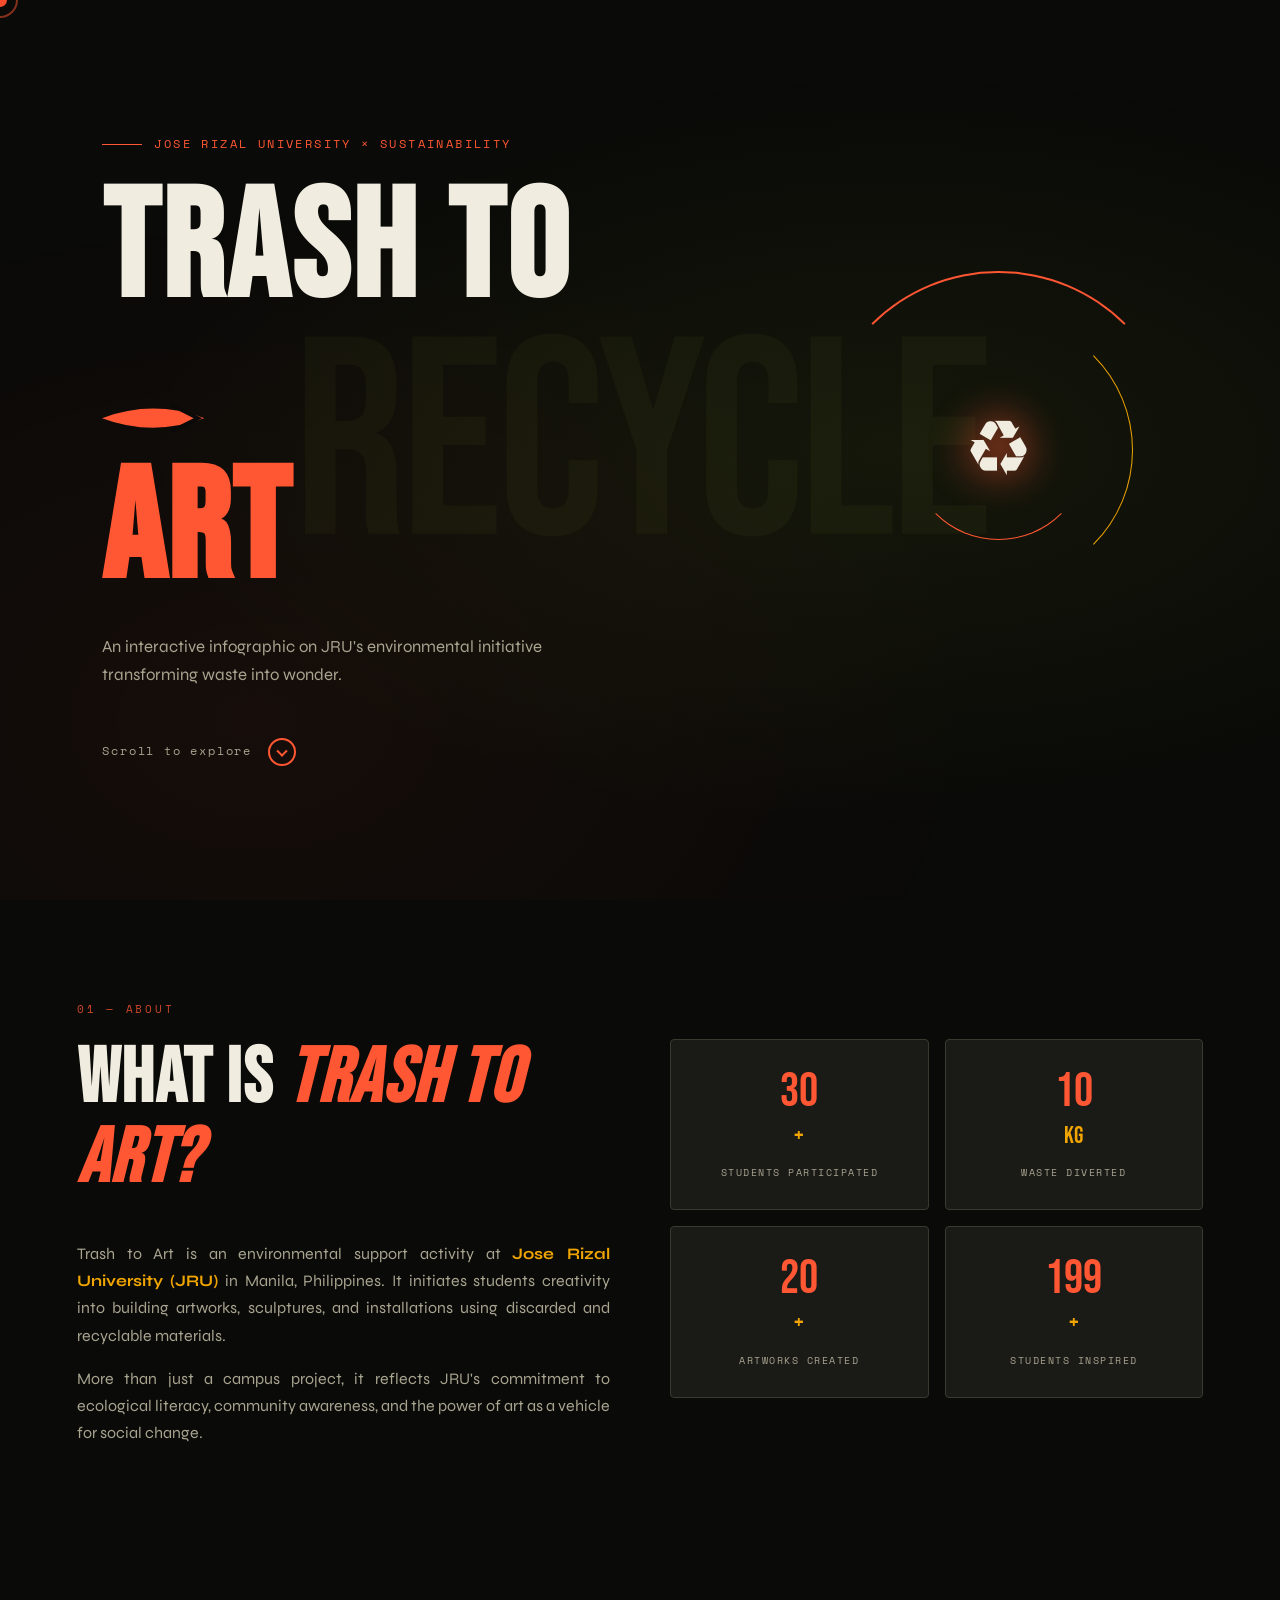
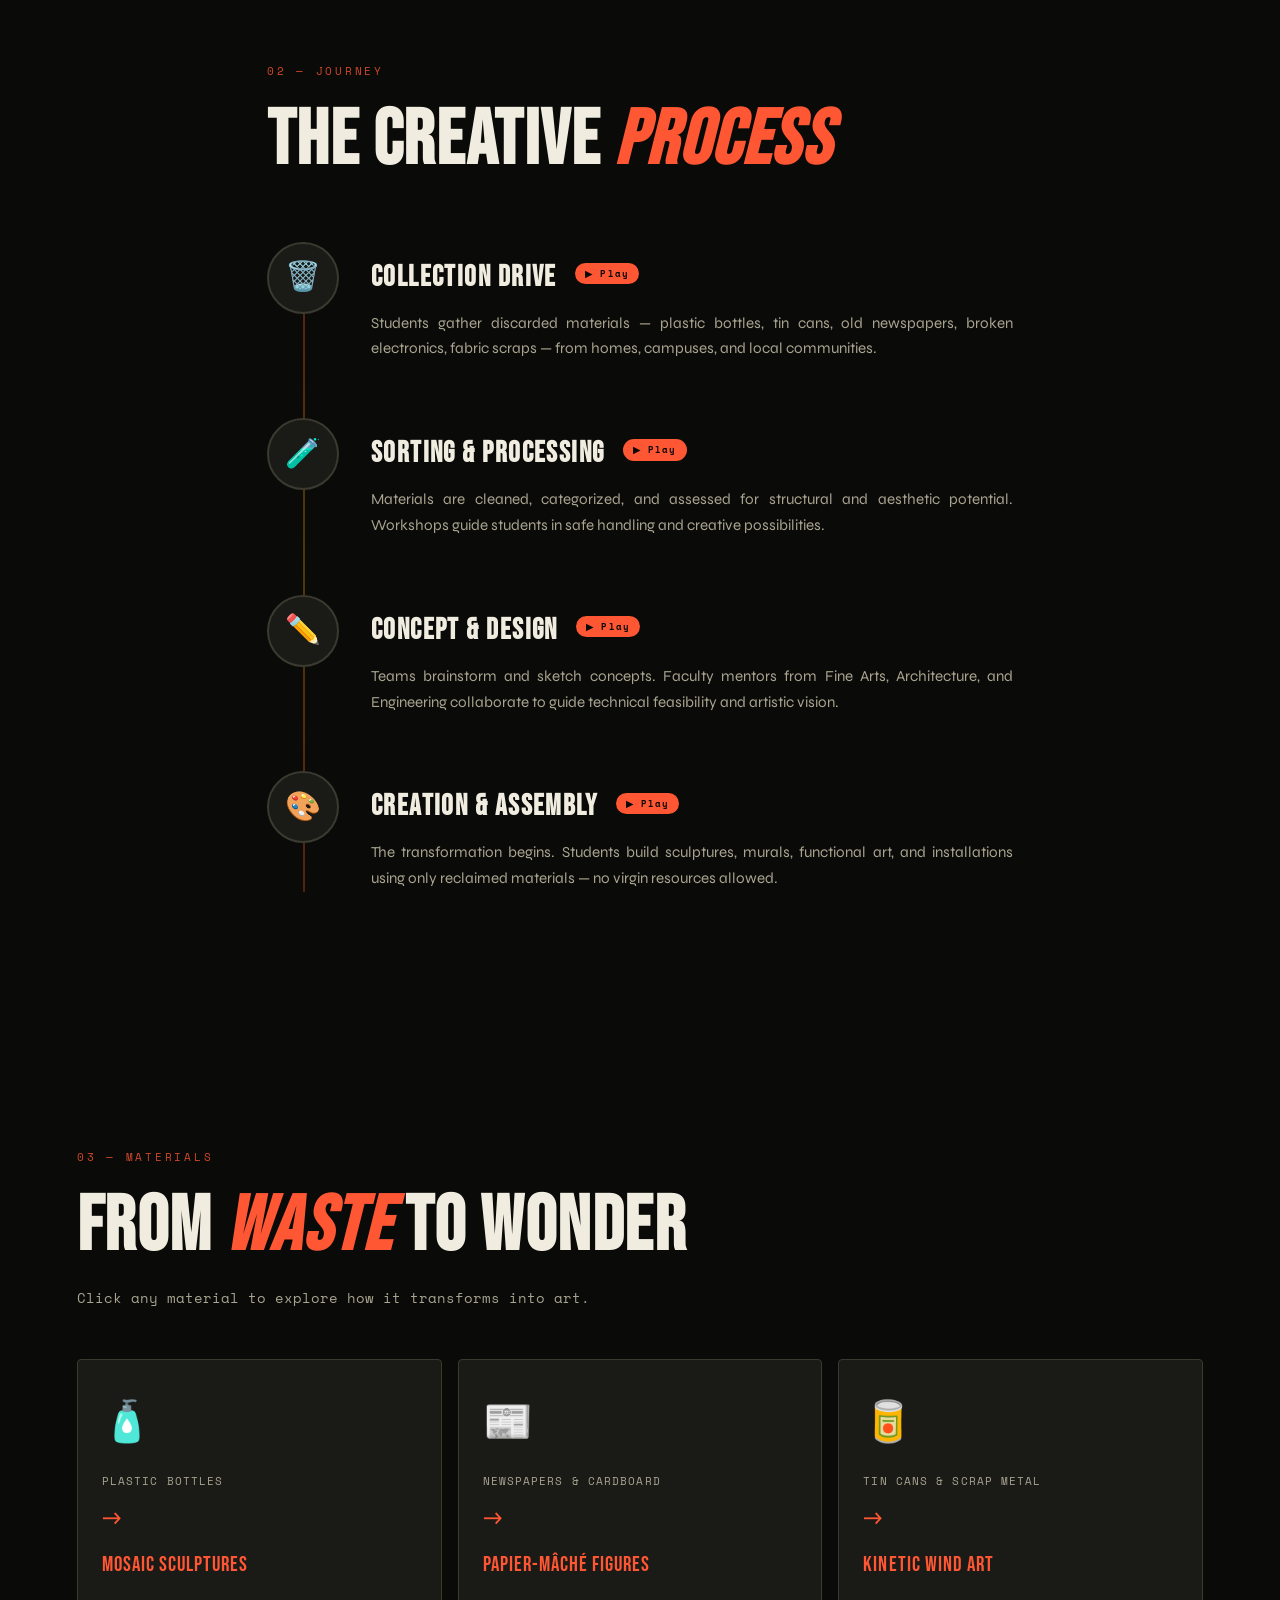
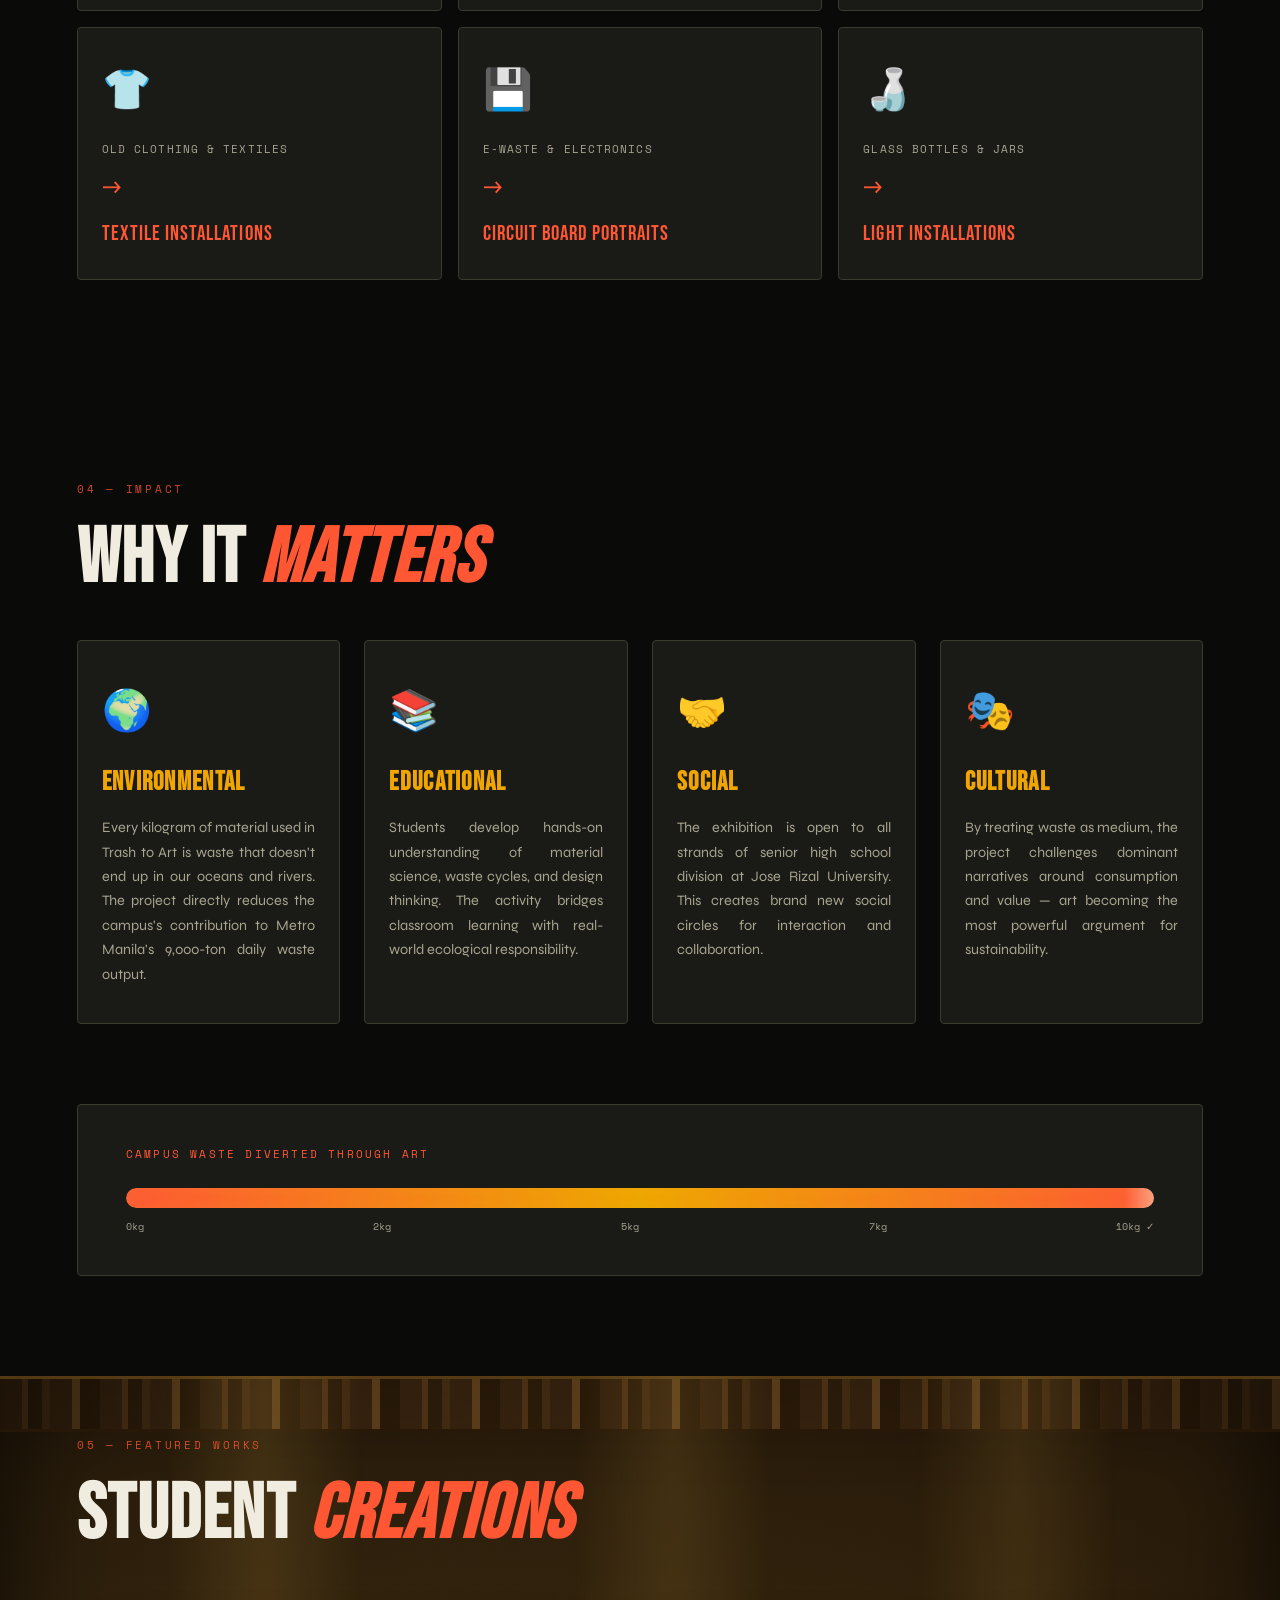
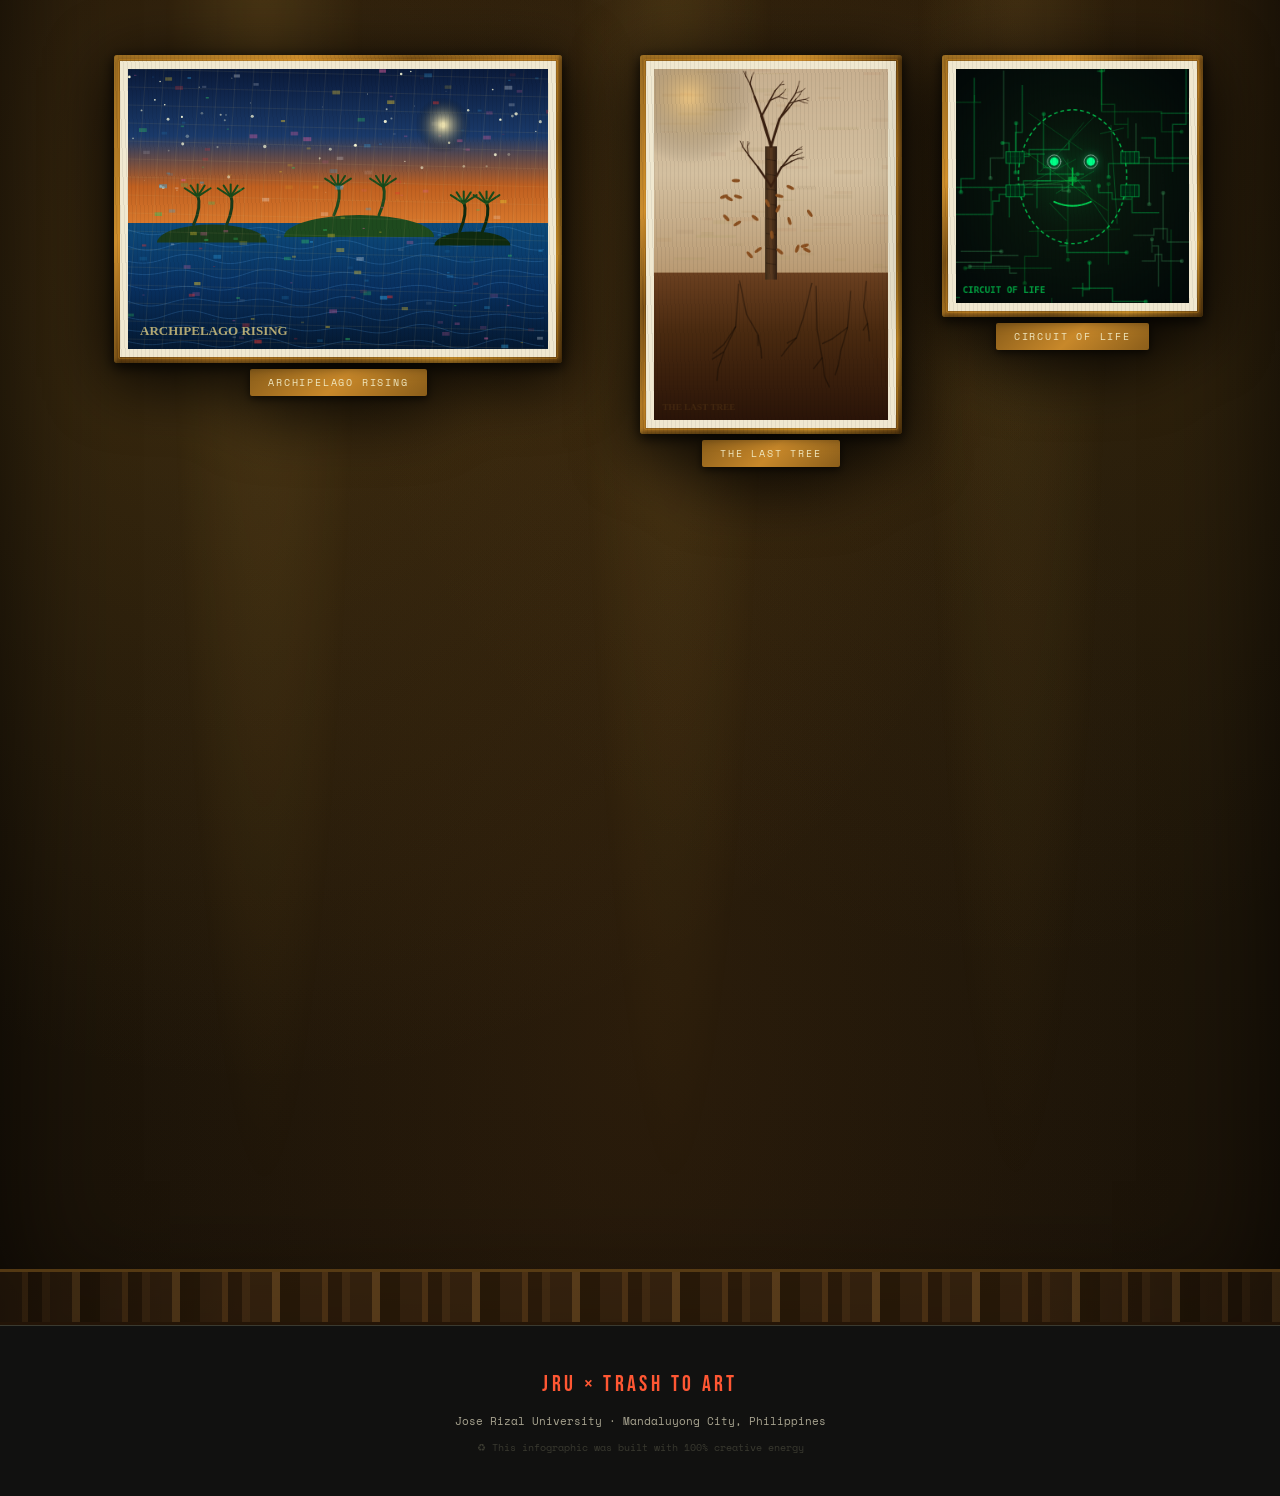
<file: EXHIBIT.html>
<!DOCTYPE html>
<html lang="en">
<head>
  <meta charset="UTF-8" />
  <meta name="viewport" content="width=device-width, initial-scale=1.0"/>
  <title>Trash to Art — JRU</title>
  <link rel="preconnect" href="https://fonts.googleapis.com">
  <link rel="preconnect" href="https://fonts.gstatic.com" crossorigin>
  <link href="https://fonts.googleapis.com/css2?family=Bebas+Neue&family=Space+Mono:ital,wght@0,400;0,700;1,400&family=Syne:wght@400;600;800&display=swap" rel="stylesheet">
  <link rel="stylesheet" href="exhibit.css" />
</head>
<body>

  <!-- Cursor -->
  <div class="cursor" id="cursor"></div>
  <div class="cursor-trail" id="cursorTrail"></div>

  <!-- Floating particles background -->
  <div class="particles" id="particles"></div>

  <!-- ===== HERO ===== -->
  <section class="hero" id="hero">
    <div class="hero-bg-text">RECYCLE</div>
    <div class="hero-content">
      <div class="tag-line">Jose Rizal University × Sustainability</div>
      <h1 class="hero-title">
        <span class="word" data-word="TRASH TO">TRASH TO</span>
        <span class="arrow-divider">
          <svg viewBox="0 0 80 30" fill="none">
            <path d="M0 15 Q40 0 80 15 Q40 30 0 15Z" fill="var(--accent)"/>
            <path d="M55 5 L75 15 L55 25" stroke="var(--bg)" stroke-width="3" fill="none" stroke-linecap="round"/>
          </svg>
        </span>
        <span class="word word-art" data-word="ART">ART</span>
      </h1>
      <p class="hero-sub">An interactive infographic on JRU's environmental initiative transforming waste into wonder.</p>
      <div class="hero-cta" id="heroCta">
        <span>Scroll to explore</span>
        <div class="scroll-arrow"></div>
      </div>
    </div>
    <div class="hero-visual" id="heroVisual">
      <div class="spinning-ring ring1"></div>
      <div class="spinning-ring ring2"></div>
      <div class="spinning-ring ring3"></div>
      <div class="center-icon">♻</div>
    </div>
  </section>

  <!-- ===== ABOUT ===== -->
  <section class="section about-section" id="about">
    <div class="section-label">01 — ABOUT</div>
    <div class="about-grid">
      <div class="about-text reveal">
        <h2 class="section-title">What is <em>Trash to Art?</em></h2>
        <p>Trash to Art is an environmental support activity at <strong>Jose Rizal University (JRU)</strong> in Manila, Philippines. It initiates students creativity into building artworks, sculptures, and installations using discarded and recyclable materials.</p>
        <p>More than just a campus project, it reflects JRU's commitment to ecological literacy, community awareness, and the power of art as a vehicle for social change.</p>
      </div>
      <div class="about-cards reveal">
        <div class="stat-card" data-count="30" data-suffix="+" data-label="Students Participated">
          <span class="stat-number">0</span>
          <span class="stat-suffix">+</span>
          <span class="stat-label">Students Participated</span>
        </div>
        <div class="stat-card" data-count="10" data-suffix="kg" data-label="Waste Diverted">
          <span class="stat-number">0</span>
          <span class="stat-suffix">kg</span>
          <span class="stat-label">Waste Diverted</span>
        </div>
        <div class="stat-card" data-count="20" data-suffix="+" data-label="Artworks Created">
          <span class="stat-number">0</span>
          <span class="stat-suffix">+</span>
          <span class="stat-label">Artworks Created</span>
        </div>
        <div class="stat-card" data-count="200" data-suffix="+" data-label="Departments Involved">
          <span class="stat-number">0</span>
          <span class="stat-suffix">+</span>
          <span class="stat-label">Students Inspired</span>
        </div>
      </div>
    </div>
  </section>

  <!-- ===== TIMELINE ===== -->
  <section class="section timeline-section" id="timeline">
    <div class="section-label">02 — JOURNEY</div>
    <h2 class="section-title reveal">The Creative <em>Process</em></h2>
    <div class="timeline" id="timeline">
      <div class="timeline-line"></div>
      <div class="timeline-item reveal game-trigger" data-step="1" data-modal="modal-toss">
        <div class="timeline-icon">🗑️</div>
        <div class="timeline-content">
          <h3>Collection Drive <span class="play-badge">▶ Play</span></h3>
          <p>Students gather discarded materials — plastic bottles, tin cans, old newspapers, broken electronics, fabric scraps — from homes, campuses, and local communities.</p>
        </div>
      </div>
      <div class="timeline-item reveal game-trigger" data-step="2" data-modal="modal-sort">
        <div class="timeline-icon">🧪</div>
        <div class="timeline-content">
          <h3>Sorting & Processing <span class="play-badge">▶ Play</span></h3>
          <p>Materials are cleaned, categorized, and assessed for structural and aesthetic potential. Workshops guide students in safe handling and creative possibilities.</p>
        </div>
      </div>
      <div class="timeline-item reveal game-trigger" data-step="3" data-modal="modal-draw">
        <div class="timeline-icon">✏️</div>
        <div class="timeline-content">
          <h3>Concept & Design <span class="play-badge">▶ Play</span></h3>
          <p>Teams brainstorm and sketch concepts. Faculty mentors from Fine Arts, Architecture, and Engineering collaborate to guide technical feasibility and artistic vision.</p>
        </div>
      </div>
      <div class="timeline-item reveal game-trigger" data-step="4" data-modal="modal-robot">
        <div class="timeline-icon">🎨</div>
        <div class="timeline-content">
          <h3>Creation & Assembly <span class="play-badge">▶ Play</span></h3>
          <p>The transformation begins. Students build sculptures, murals, functional art, and installations using only reclaimed materials — no virgin resources allowed.</p>
        </div>
      </div>
    </div>
  </section>

  <!-- ===== MATERIALS ===== -->
  <section class="section materials-section" id="materials">
    <div class="section-label">03 — MATERIALS</div>
    <h2 class="section-title reveal">From <em>Waste</em> to Wonder</h2>
    <p class="materials-intro reveal">Click any material to explore how it transforms into art.</p>
    <div class="materials-grid" id="materialsGrid">
      <div class="material-card" data-material="plastic">
        <div class="material-icon">🧴</div>
        <div class="material-before">Plastic Bottles</div>
        <div class="material-arrow">→</div>
        <div class="material-after">Mosaic Sculptures</div>
        <div class="material-detail">
          <p>Plastic bottles are cut, flattened, and layered to create shimmering mosaic panels that mimic stained glass. When lit from behind, they produce a kaleidoscopic glow.</p>
          <div class="material-bar"><div class="bar-fill" style="--w:85%"></div><span>85% of artworks use plastic</span></div>
        </div>
      </div>
      <div class="material-card" data-material="paper">
        <div class="material-icon">📰</div>
        <div class="material-before">Newspapers & Cardboard</div>
        <div class="material-arrow">→</div>
        <div class="material-after">Papier-Mâché Figures</div>
        <div class="material-detail">
          <p>Old newspapers are pulped and molded into life-size figurines representing communities affected by waste pollution, creating powerful human-scale statements.</p>
          <div class="material-bar"><div class="bar-fill" style="--w:70%"></div><span>70% of artworks use paper</span></div>
        </div>
      </div>
      <div class="material-card" data-material="metal">
        <div class="material-icon">🥫</div>
        <div class="material-before">Tin Cans & Scrap Metal</div>
        <div class="material-arrow">→</div>
        <div class="material-after">Kinetic Wind Art</div>
        <div class="material-detail">
          <p>Tin cans are shaped into spinning turbine blades and mounted on armatures. Wind-powered kinetic installations move in real time, symbolizing energy renewal.</p>
          <div class="material-bar"><div class="bar-fill" style="--w:55%"></div><span>55% of artworks use metal</span></div>
        </div>
      </div>
      <div class="material-card" data-material="fabric">
        <div class="material-icon">👕</div>
        <div class="material-before">Old Clothing & Textiles</div>
        <div class="material-arrow">→</div>
        <div class="material-after">Textile Installations</div>
        <div class="material-detail">
          <p>Discarded garments are woven into large-scale tapestries hung across campus corridors, each piece tagged with the story of its origin — a visual census of consumption.</p>
          <div class="material-bar"><div class="bar-fill" style="--w:40%"></div><span>40% of artworks use fabric</span></div>
        </div>
      </div>
      <div class="material-card" data-material="electronics">
        <div class="material-icon">💾</div>
        <div class="material-before">E-Waste & Electronics</div>
        <div class="material-arrow">→</div>
        <div class="material-after">Circuit Board Portraits</div>
        <div class="material-detail">
          <p>Circuit boards, wires, and broken screens become intricate portrait collages — faces of environmental activists assembled entirely from the technology they warned us about.</p>
          <div class="material-bar"><div class="bar-fill" style="--w:30%"></div><span>30% of artworks use e-waste</span></div>
        </div>
      </div>
      <div class="material-card" data-material="glass">
        <div class="material-icon">🍶</div>
        <div class="material-before">Glass Bottles & Jars</div>
        <div class="material-arrow">→</div>
        <div class="material-after">Light Installations</div>
        <div class="material-detail">
          <p>Colored glass bottles are arranged into chandelier-like hanging structures. Solar-powered LEDs inserted inside create ambient lighting displays for campus events.</p>
          <div class="material-bar"><div class="bar-fill" style="--w:25%"></div><span>25% of artworks use glass</span></div>
        </div>
      </div>
    </div>
  </section>

  <!-- ===== IMPACT ===== -->
  <section class="section impact-section" id="impact">
    <div class="section-label">04 — IMPACT</div>
    <h2 class="section-title reveal">Why It <em>Matters</em></h2>
    <div class="impact-columns">
      <div class="impact-pillar reveal" data-delay="0">
        <div class="pillar-icon">🌍</div>
        <h3>Environmental</h3>
        <p>Every kilogram of material used in Trash to Art is waste that doesn't end up in our oceans and rivers. The project directly reduces the campus's contribution to Metro Manila's 9,000-ton daily waste output.</p>
      </div>
      <div class="impact-pillar reveal" data-delay="1">
        <div class="pillar-icon">📚</div>
        <h3>Educational</h3>
        <p>Students develop hands-on understanding of material science, waste cycles, and design thinking. The activity bridges classroom learning with real-world ecological responsibility.</p>
      </div>
      <div class="impact-pillar reveal" data-delay="2">
        <div class="pillar-icon">🤝</div>
        <h3>Social</h3>
        <p>The exhibition is open to all strands of senior high school division at Jose Rizal University. This creates brand new social circles for interaction and collaboration.</p>
      </div>
      <div class="impact-pillar reveal" data-delay="3">
        <div class="pillar-icon">🎭</div>
        <h3>Cultural</h3>
        <p>By treating waste as medium, the project challenges dominant narratives around consumption and value — art becoming the most powerful argument for sustainability.</p>
      </div>
    </div>
    <!-- Animated waste-to-art meter -->
    <div class="impact-meter reveal">
      <div class="meter-label">Campus Waste Diverted Through Art</div>
      <div class="meter-track">
        <div class="meter-fill" id="meterFill"></div>
        <div class="meter-glow"></div>
      </div>
      <div class="meter-annotations">
        <span>0kg</span>
        <span>2kg</span>
        <span>5kg</span>
        <span>7kg</span>
        <span>10kg ✓</span>
      </div>
    </div>
  </section>

  <!-- ===== GALLERY TEASER ===== -->
  <section class="gallery-section-wrap" id="gallery">
    <div class="library-room">
      <!-- Library wall details -->
      <div class="lib-shelf lib-shelf-top"></div>
      <div class="lib-shelf lib-shelf-bottom"></div>
      <div class="lib-light lib-light-1"></div>
      <div class="lib-light lib-light-2"></div>
      <div class="lib-light lib-light-3"></div>
      <div class="section-label" style="position:relative;z-index:3;padding: 60px 6vw 0;">05 — FEATURED WORKS</div>
      <h2 class="section-title reveal" style="position:relative;z-index:3;padding: 0 6vw 40px;">Student <em>Creations</em></h2>

      <div class="frames-grid" id="framesGrid">

        <div class="frame-wrap reveal" data-delay="0">
          <div class="frame-mount">
            <div class="wood-frame">
              <canvas class="artwork-canvas" id="art1" width="420" height="280"></canvas>
            </div>
            <div class="frame-nameplate">Archipelago Rising</div>
          </div>
          <div class="artwork-info">
            <span class="aw-title">Archipelago Rising</span>
            <span class="aw-mat">Plastic bottles · Fishing nets</span>
            <span class="aw-desc">A shimmering mosaic of reclaimed PET bottles depicts the Philippine archipelago rising from plastic-choked seas — a call to protect what we stand on.</span>
          </div>
        </div>

        <div class="frame-wrap reveal" data-delay="1">
          <div class="frame-mount">
            <div class="wood-frame wood-frame-tall">
              <canvas class="artwork-canvas" id="art2" width="280" height="420"></canvas>
            </div>
            <div class="frame-nameplate">The Last Tree</div>
          </div>
          <div class="artwork-info">
            <span class="aw-title">The Last Tree</span>
            <span class="aw-mat">Cardboard · Wire · Paper pulp</span>
            <span class="aw-desc">Sculpted entirely from cardboard and wire, this lone tree stands in a wasteland of its own material — a quiet portrait of deforestation and resilience.</span>
          </div>
        </div>

        <div class="frame-wrap reveal" data-delay="2">
          <div class="frame-mount">
            <div class="wood-frame">
              <canvas class="artwork-canvas" id="art3" width="280" height="280"></canvas>
            </div>
            <div class="frame-nameplate">Circuit of Life</div>
          </div>
          <div class="artwork-info">
            <span class="aw-title">Circuit of Life</span>
            <span class="aw-mat">E-waste · Circuit boards</span>
            <span class="aw-desc">A human face emerges from layers of circuit boards and salvaged wires — the face of every person touched by electronic waste pollution.</span>
          </div>
        </div>

        <div class="frame-wrap reveal" data-delay="3">
          <div class="frame-mount">
            <div class="wood-frame">
              <canvas class="artwork-canvas" id="art4" width="280" height="280"></canvas>
            </div>
            <div class="frame-nameplate">Wind Harvest</div>
          </div>
          <div class="artwork-info">
            <span class="aw-title">Wind Harvest</span>
            <span class="aw-mat">Tin cans · Scrap metal</span>
            <span class="aw-desc">Tin-can turbines painted against a burning sky — kinetic sculpture frozen in time, symbolising the clean energy future we must build from today's waste.</span>
          </div>
        </div>

        <div class="frame-wrap frame-wrap-wide reveal" data-delay="4">
          <div class="frame-mount">
            <div class="wood-frame wood-frame-wide">
              <canvas class="artwork-canvas" id="art5" width="580" height="260"></canvas>
            </div>
            <div class="frame-nameplate">Woven Histories</div>
          </div>
          <div class="artwork-info">
            <span class="aw-title">Woven Histories</span>
            <span class="aw-mat">Old textiles · Denim · Cotton</span>
            <span class="aw-desc">Strips of discarded garments are woven into a sweeping tapestry — every thread a story, every colour a life, every stitch a choice to remember.</span>
          </div>
        </div>

      </div>
    </div>
  </section>
  <!-- Footer -->
  <footer class="site-footer">
    <div class="footer-content">
      <div class="footer-logo">JRU × TRASH TO ART</div>
      <div class="footer-note">Jose Rizal University · Mandaluyong City, Philippines</div>
      <div class="footer-recycled">♻ This infographic was built with 100% creative energy</div>
    </div>
  </footer>

  <!-- ===== GAME MODALS ===== -->

  <!-- GAME 1: Paper Toss -->
  <div class="game-modal" id="modal-toss">
    <div class="game-panel">
      <div class="game-panel-header">
        <div class="game-panel-title">🗑️ Paper Toss</div>
        <div class="game-panel-sub">Drag the paper ball and release to toss it into the trash can!</div>
        <button class="modal-close-btn" data-close="modal-toss">✕</button>
      </div>
      <div class="game-content" id="toss-content">
        <canvas id="tossCanvas" width="660" height="380"></canvas>
        <div class="game-hud">
          <div class="hud-item">Score <span class="hud-val" id="tossScore">0</span></div>
          <div class="hud-item">Throws <span class="hud-val" id="tossThrows">0</span></div>
          <div class="hud-item">Streak 🔥 <span class="hud-val" id="tossStreak">0</span></div>
          <button class="game-btn" id="tossReset">↺ New Game</button>
        </div>
      </div>
    </div>
  </div>

  <!-- GAME 2: Sorting -->
  <div class="game-modal" id="modal-sort">
    <div class="game-panel">
      <div class="game-panel-header">
        <div class="game-panel-title">♻️ Sorting Challenge</div>
        <div class="game-panel-sub">Sort each item into the correct bin — Recyclable or Trash!</div>
        <button class="modal-close-btn" data-close="modal-sort">✕</button>
      </div>
      <div class="game-content" id="sort-content">
        <div class="sort-progress-bar"><div class="sort-progress-fill" id="sortProgressFill"></div></div>
        <div class="sort-arena">
          <div class="sort-bin left-bin" id="sortLeftBin">
            <div class="bin-label">♻️<br>Recyclable</div>
          </div>
          <div class="sort-center" id="sortCenter">
            <div class="sort-item-card" id="sortItemCard">
              <div class="sort-item-emoji" id="sortItemEmoji"></div>
              <div class="sort-item-name" id="sortItemName"></div>
            </div>
            <div class="sort-feedback" id="sortFeedback"></div>
          </div>
          <div class="sort-bin right-bin" id="sortRightBin">
            <div class="bin-label">🗑️<br>Trash</div>
          </div>
        </div>
        <div class="sort-buttons">
          <button class="sort-btn recycle-btn" id="sortRecycleBtn">♻️ Recyclable</button>
          <button class="sort-btn trash-btn" id="sortTrashBtn">🗑️ Trash</button>
        </div>
        <div class="game-hud">
          <div class="hud-item">Score <span class="hud-val" id="sortScore">0</span></div>
          <div class="hud-item">Items <span class="hud-val" id="sortCount">0/12</span></div>
          <button class="game-btn" id="sortReset">↺ New Game</button>
        </div>
        <div class="sort-endscreen" id="sortEndscreen">
          <div class="end-title">Round Complete! 🎉</div>
          <div class="end-score" id="endScore"></div>
          <button class="game-btn" id="sortPlayAgain">Play Again</button>
        </div>
      </div>
    </div>
  </div>

  <!-- GAME 3: Drawing -->
  <div class="game-modal" id="modal-draw">
    <div class="game-panel game-panel-wide">
      <div class="game-panel-header">
        <div class="game-panel-title">✏️ Design Studio</div>
        <div class="game-panel-sub">Sketch your artwork concept on the canvas below!</div>
        <button class="modal-close-btn" data-close="modal-draw">✕</button>
      </div>
      <div class="game-content draw-content">
        <div class="draw-toolbar">
          <div class="tool-group">
            <span class="tool-label">Colors</span>
            <div class="color-palette" id="colorPalette">
              <div class="color-swatch active" style="background:#c8f03c" data-color="#c8f03c"></div>
              <div class="color-swatch" style="background:#f0a500" data-color="#f0a500"></div>
              <div class="color-swatch" style="background:#ff5733" data-color="#ff5733"></div>
              <div class="color-swatch" style="background:#4ecdc4" data-color="#4ecdc4"></div>
              <div class="color-swatch" style="background:#ffffff" data-color="#ffffff"></div>
              <div class="color-swatch" style="background:#ff94c8" data-color="#ff94c8"></div>
              <div class="color-swatch" style="background:#7b61ff" data-color="#7b61ff"></div>
              <div class="color-swatch" style="background:#00cfff" data-color="#00cfff"></div>
              <div class="color-swatch" style="background:#ff6b35" data-color="#ff6b35"></div>
              <div class="color-swatch" style="background:#a8e063" data-color="#a8e063"></div>
              <div class="color-swatch" style="background:#f7d794" data-color="#f7d794"></div>
              <div class="color-swatch" style="background:#778ca3" data-color="#778ca3"></div>
            </div>
          </div>
          <div class="tool-group">
            <span class="tool-label">Size</span>
            <div class="brush-sizes" id="brushSizes">
              <button class="brush-btn active" data-size="4">S</button>
              <button class="brush-btn" data-size="12">M</button>
              <button class="brush-btn" data-size="28">L</button>
            </div>
          </div>
          <div class="tool-group">
            <span class="tool-label">Tools</span>
            <div class="draw-tools">
              <button class="tool-btn active" id="penTool" title="Pen">✏️</button>
              <button class="tool-btn" id="eraserTool" title="Eraser">⬜</button>
              <button class="tool-btn" id="fillTool" title="Fill">🪣</button>
            </div>
          </div>
          <button class="game-btn danger-btn" id="clearCanvas">🗑️ Clear</button>
        </div>
        <canvas id="drawCanvas"></canvas>
      </div>
    </div>
  </div>

  <!-- GAME 4: Robot Builder -->
  <div class="game-modal" id="modal-robot">
    <div class="game-panel game-panel-wide">
      <div class="game-panel-header">
        <div class="game-panel-title">🤖 Robot Assembly</div>
        <div class="game-panel-sub">Pick recycled parts to build your robot, then bring it to life!</div>
        <button class="modal-close-btn" data-close="modal-robot">✕</button>
      </div>
      <div class="game-content robot-content">
        <div class="robot-parts-panel">
          <div class="parts-category" data-cat="head">
            <div class="cat-label">🔩 Head</div>
            <div class="parts-options">
              <button class="part-btn" data-cat="head" data-part="can" data-emoji="🥫">Tin Can</button>
              <button class="part-btn" data-cat="head" data-part="box" data-emoji="📦">Box Head</button>
              <button class="part-btn" data-cat="head" data-part="bottle" data-emoji="🍶">Bottle</button>
            </div>
          </div>
          <div class="parts-category" data-cat="body">
            <div class="cat-label">📦 Body</div>
            <div class="parts-options">
              <button class="part-btn" data-cat="body" data-part="crate" data-emoji="🧺">Plastic Crate</button>
              <button class="part-btn" data-cat="body" data-part="carton" data-emoji="🗃️">Big Carton</button>
              <button class="part-btn" data-cat="body" data-part="barrel" data-emoji="🛢️">Oil Drum</button>
            </div>
          </div>
          <div class="parts-category" data-cat="arms">
            <div class="cat-label">🦾 Arms</div>
            <div class="parts-options">
              <button class="part-btn" data-cat="arms" data-part="tubes" data-emoji="🧪">PVC Tubes</button>
              <button class="part-btn" data-cat="arms" data-part="wires" data-emoji="🔌">Wires</button>
              <button class="part-btn" data-cat="arms" data-part="bottles" data-emoji="🍾">Bottles</button>
            </div>
          </div>
          <div class="parts-category" data-cat="legs">
            <div class="cat-label">🦵 Legs</div>
            <div class="parts-options">
              <button class="part-btn" data-cat="legs" data-part="cans" data-emoji="🥤">Tin Cans</button>
              <button class="part-btn" data-cat="legs" data-part="pipes" data-emoji="🔧">Steel Pipes</button>
              <button class="part-btn" data-cat="legs" data-part="cardboard" data-emoji="📜">Cardboard Rolls</button>
            </div>
          </div>
          <button class="game-btn" id="robotReset">↺ Reset</button>
        </div>
        <div class="robot-display-panel">
          <canvas id="robotCanvas" width="320" height="420"></canvas>
          <div class="robot-emotions" id="robotEmotions">
            <button class="emo-btn" data-emotion="idle">😐 Idle</button>
            <button class="emo-btn" data-emotion="happy">😄 Happy</button>
            <button class="emo-btn" data-emotion="dance">🕺 Dance</button>
            <button class="emo-btn" data-emotion="sad">😢 Sad</button>
          </div>
          <div class="robot-speech" id="robotSpeech"></div>
        </div>
      </div>
    </div>
  </div>

  <script src="exhibit.js"></script>
</body>
</html>
</file>
<file: exhibit.css>
/* ===========================
   TRASH TO ART — JRU
   style.css
=========================== */

@import url('https://fonts.googleapis.com/css2?family=Bebas+Neue&family=Space+Mono:ital,wght@0,400;0,700;1,400&family=Syne:wght@400;600;800&display=swap');

/* ===== VARIABLES ===== */
:root {
  --bg: #0a0a08;
  --bg2: #111110;
  --bg3: #1a1a17;
  --fg: #f0ece0;
  --fg2: #a8a490;
  --accent: #c8f03c;
  --accent2: #f0a500;
  --accent3: #ff5733;
  --muted: #3a3a30;
  --font-display: 'Bebas Neue', sans-serif;
  --font-body: 'Syne', sans-serif;
  --font-mono: 'Space Mono', monospace;
  --radius: 4px;
  --transition: 0.4s cubic-bezier(0.25, 0.46, 0.45, 0.94);
}

/* ===== RESET & BASE ===== */
*, *::before, *::after { box-sizing: border-box; margin: 0; padding: 0; }

html {
  scroll-behavior: smooth;
  overflow-x: hidden;
}

body {
  background: var(--bg);
  color: var(--fg);
  font-family: var(--font-body);
  font-size: 16px;
  line-height: 1.7;
  cursor: none;
  overflow-x: hidden;
}

a { color: inherit; text-decoration: none; }
em { font-style: italic; color: var(--accent); }
strong { color: var(--accent2); font-weight: 700; }

/* ===== CURSOR ===== */
.cursor {
  position: fixed;
  width: 14px; height: 14px;
  background: var(--accent);
  border-radius: 50%;
  pointer-events: none;
  z-index: 9999;
  transform: translate(-50%, -50%);
  transition: width 0.2s, height 0.2s, background 0.2s;
  mix-blend-mode: difference;
}
.cursor-trail {
  position: fixed;
  width: 36px; height: 36px;
  border: 2px solid var(--accent);
  border-radius: 50%;
  pointer-events: none;
  z-index: 9998;
  transform: translate(-50%, -50%);
  transition: left 0.12s ease, top 0.12s ease, width 0.3s, height 0.3s;
  opacity: 0.5;
}
body:has(.material-card:hover) .cursor { width: 48px; height: 48px; background: var(--accent2); }

/* ===== PARTICLES ===== */
.particles {
  position: fixed;
  inset: 0;
  pointer-events: none;
  z-index: 0;
  overflow: hidden;
}
.particle {
  position: absolute;
  border-radius: 50%;
  opacity: 0;
  animation: floatUp var(--dur, 8s) var(--delay, 0s) infinite ease-in-out;
}
@keyframes floatUp {
  0%   { transform: translateY(100vh) rotate(0deg); opacity: 0; }
  10%  { opacity: 0.6; }
  90%  { opacity: 0.3; }
  100% { transform: translateY(-10vh) rotate(720deg); opacity: 0; }
}

/* ===== SECTION BASE ===== */
.section {
  position: relative;
  z-index: 1;
  padding: 100px 6vw;
  max-width: 1400px;
  margin: 0 auto;
}
.section-label {
  font-family: var(--font-mono);
  font-size: 11px;
  letter-spacing: 0.25em;
  color: var(--accent);
  text-transform: uppercase;
  margin-bottom: 20px;
  opacity: 0.8;
}
.section-title {
  font-family: var(--font-display);
  font-size: clamp(2.5rem, 6vw, 5rem);
  letter-spacing: 0.02em;
  line-height: 1.05;
  margin-bottom: 40px;
  color: var(--fg);
}

/* ===== REVEAL ANIMATION ===== */
.reveal {
  opacity: 0;
  transform: translateY(40px);
  transition: opacity 0.8s ease, transform 0.8s ease;
}
.reveal.visible {
  opacity: 1;
  transform: translateY(0);
}

/* ===== HERO ===== */
.hero {
  position: relative;
  min-height: 100vh;
  display: flex;
  align-items: center;
  justify-content: space-between;
  padding: 0 8vw;
  overflow: hidden;
  z-index: 1;
}
.hero::before {
  content: '';
  position: absolute;
  inset: 0;
  background: radial-gradient(ellipse at 70% 50%, rgba(200, 240, 60, 0.06) 0%, transparent 60%),
              radial-gradient(ellipse at 20% 80%, rgba(255, 87, 51, 0.05) 0%, transparent 50%);
  z-index: 0;
}
.hero-bg-text {
  position: absolute;
  font-family: var(--font-display);
  font-size: clamp(8rem, 22vw, 20rem);
  letter-spacing: -0.02em;
  color: rgba(200, 240, 60, 0.03);
  top: 50%;
  left: 50%;
  transform: translate(-50%, -50%);
  white-space: nowrap;
  pointer-events: none;
  z-index: 0;
  animation: bgTextPulse 6s ease-in-out infinite;
}
@keyframes bgTextPulse {
  0%, 100% { letter-spacing: -0.02em; opacity: 0.03; }
  50%       { letter-spacing: 0.05em; opacity: 0.06; }
}
.hero-content {
  position: relative;
  z-index: 2;
  max-width: 650px;
}
.tag-line {
  font-family: var(--font-mono);
  font-size: 12px;
  letter-spacing: 0.2em;
  color: var(--accent);
  text-transform: uppercase;
  margin-bottom: 24px;
  display: flex;
  align-items: center;
  gap: 12px;
}
.tag-line::before {
  content: '';
  width: 40px; height: 1px;
  background: var(--accent);
}
.hero-title {
  font-family: var(--font-display);
  font-size: clamp(4rem, 12vw, 10rem);
  letter-spacing: 0.02em;
  line-height: 0.95;
  display: flex;
  flex-direction: column;
  gap: 4px;
}
.word {
  display: inline-block;
  color: var(--fg);
  animation: wordIn 1s cubic-bezier(0.34, 1.56, 0.64, 1) both;
}
.word-art {
  color: var(--accent);
  -webkit-text-stroke: 2px var(--accent);
  animation-delay: 0.3s;
}
@keyframes wordIn {
  from { opacity: 0; transform: translateX(-60px) skewX(-10deg); }
  to   { opacity: 1; transform: none; }
}
.arrow-divider {
  width: clamp(60px, 8vw, 120px);
  height: auto;
  display: block;
  margin: -10px 0;
  animation: arrowIn 0.8s 0.2s ease both;
}
@keyframes arrowIn {
  from { opacity: 0; transform: scaleX(0); }
  to   { opacity: 1; transform: scaleX(1); }
}
.hero-sub {
  margin-top: 28px;
  font-size: 1.05rem;
  color: var(--fg2);
  max-width: 480px;
  animation: fadeUp 1s 0.6s ease both;
}
.hero-cta {
  margin-top: 48px;
  display: flex;
  align-items: center;
  gap: 16px;
  font-family: var(--font-mono);
  font-size: 12px;
  letter-spacing: 0.15em;
  color: var(--fg2);
  animation: fadeUp 1s 0.9s ease both;
}
.scroll-arrow {
  width: 28px; height: 28px;
  border: 2px solid var(--accent);
  border-radius: 50%;
  position: relative;
  animation: bounce 2s ease-in-out infinite;
}
.scroll-arrow::after {
  content: '';
  position: absolute;
  top: 50%; left: 50%;
  transform: translate(-50%, -60%) rotate(45deg);
  width: 8px; height: 8px;
  border-right: 2px solid var(--accent);
  border-bottom: 2px solid var(--accent);
}
@keyframes bounce {
  0%, 100% { transform: translateY(0); }
  50%       { transform: translateY(6px); }
}
@keyframes fadeUp {
  from { opacity: 0; transform: translateY(20px); }
  to   { opacity: 1; transform: none; }
}

/* Hero Visual */
.hero-visual {
  position: relative;
  z-index: 2;
  width: clamp(200px, 28vw, 380px);
  height: clamp(200px, 28vw, 380px);
  flex-shrink: 0;
  display: flex;
  align-items: center;
  justify-content: center;
  animation: fadeUp 1s 0.4s ease both;
}
.spinning-ring {
  position: absolute;
  border-radius: 50%;
  border-style: solid;
  border-color: transparent;
}
.ring1 {
  width: 100%; height: 100%;
  border-top-color: var(--accent);
  border-width: 2px;
  animation: spin 8s linear infinite;
}
.ring2 {
  width: 75%; height: 75%;
  border-right-color: var(--accent2);
  border-width: 1.5px;
  animation: spin 5s linear infinite reverse;
}
.ring3 {
  width: 50%; height: 50%;
  border-bottom-color: var(--accent3);
  border-width: 1px;
  animation: spin 3s linear infinite;
}
@keyframes spin {
  from { transform: rotate(0deg); }
  to   { transform: rotate(360deg); }
}
.center-icon {
  font-size: clamp(3rem, 6vw, 5rem);
  z-index: 2;
  animation: iconPulse 3s ease-in-out infinite;
  filter: drop-shadow(0 0 20px var(--accent));
}
@keyframes iconPulse {
  0%, 100% { transform: scale(1); filter: drop-shadow(0 0 20px var(--accent)); }
  50%       { transform: scale(1.1); filter: drop-shadow(0 0 40px var(--accent)); }
}

/* ===== ABOUT SECTION ===== */
.about-section { max-width: 1400px; }
.about-grid {
  display: grid;
  grid-template-columns: 1fr 1fr;
  gap: 60px;
  align-items: start;
}
.about-text p {
  color: var(--fg2);
  margin-bottom: 16px;
  font-size: 1rem;
  text-align: justify;
}
.about-cards {
  display: grid;
  grid-template-columns: 1fr 1fr;
  gap: 16px;
}
.stat-card {
  background: var(--bg3);
  border: 1px solid var(--muted);
  border-radius: var(--radius);
  padding: 28px 20px;
  text-align: center;
  transition: border-color var(--transition), transform var(--transition), box-shadow var(--transition);
  cursor: default;
  position: relative;
  overflow: hidden;
}
.stat-card::before {
  content: '';
  position: absolute;
  bottom: 0; left: 0;
  width: 100%; height: 3px;
  background: var(--accent);
  transform: scaleX(0);
  transform-origin: left;
  transition: transform 0.5s ease;
}
.stat-card:hover { 
  border-color: var(--accent);
  transform: translateY(-4px);
  box-shadow: 0 12px 40px rgba(200,240,60,0.1);
}
.stat-card:hover::before { transform: scaleX(1); }
.stat-number {
  font-family: var(--font-display);
  font-size: 3rem;
  color: var(--accent);
  display: block;
  line-height: 1;
}
.stat-suffix {
  font-family: var(--font-display);
  font-size: 1.5rem;
  color: var(--accent2);
}
.stat-label {
  display: block;
  font-family: var(--font-mono);
  font-size: 10px;
  letter-spacing: 0.15em;
  color: var(--fg2);
  text-transform: uppercase;
  margin-top: 8px;
}

/* ===== TIMELINE ===== */
.timeline-section { max-width: 900px; margin: 0 auto; }
.timeline {
  position: relative;
  margin-top: 60px;
}
.timeline-line {
  position: absolute;
  left: 36px;
  top: 0; bottom: 0;
  width: 2px;
  background: linear-gradient(to bottom, var(--accent), var(--accent2), var(--accent3));
  opacity: 0.3;
}
.timeline-item {
  display: flex;
  gap: 32px;
  margin-bottom: 56px;
  position: relative;
  transition-delay: calc(var(--step, 1) * 0.1s);
}
.timeline-icon {
  width: 72px; height: 72px;
  min-width: 72px;
  background: var(--bg3);
  border: 2px solid var(--muted);
  border-radius: 50%;
  display: flex;
  align-items: center;
  justify-content: center;
  font-size: 1.8rem;
  z-index: 1;
  transition: border-color var(--transition), box-shadow var(--transition);
}
.timeline-item:hover .timeline-icon {
  border-color: var(--accent);
  box-shadow: 0 0 24px rgba(200,240,60,0.3);
}
.timeline-content {
  padding-top: 12px;
}
.timeline-content h3 {
  font-family: var(--font-display);
  font-size: 1.8rem;
  letter-spacing: 0.05em;
  color: var(--fg);
  margin-bottom: 8px;
}
.timeline-content p {
  color: var(--fg2);
  font-size: 0.95rem;
  text-align: justify;
}

/* ===== MATERIALS ===== */
.materials-section { max-width: 1400px; }
.materials-intro {
  color: var(--fg2);
  font-family: var(--font-mono);
  font-size: 0.85rem;
  margin-bottom: 48px;
  margin-top: -20px;
}
.materials-grid {
  display: grid;
  grid-template-columns: repeat(3, 1fr);
  gap: 16px;
}
.material-card {
  background: var(--bg3);
  border: 1px solid var(--muted);
  border-radius: var(--radius);
  padding: 28px 24px;
  cursor: pointer;
  transition: all var(--transition);
  position: relative;
  overflow: hidden;
}
.material-card::after {
  content: '';
  position: absolute;
  inset: 0;
  background: linear-gradient(135deg, rgba(200,240,60,0.05), transparent);
  opacity: 0;
  transition: opacity var(--transition);
}
.material-card:hover, .material-card.active {
  border-color: var(--accent);
  transform: translateY(-6px);
  box-shadow: 0 20px 60px rgba(200,240,60,0.1);
}
.material-card:hover::after, .material-card.active::after { opacity: 1; }
.material-icon {
  font-size: 2.5rem;
  margin-bottom: 16px;
  display: block;
  transition: transform 0.3s ease;
}
.material-card:hover .material-icon { transform: scale(1.2) rotate(-5deg); }
.material-before {
  font-family: var(--font-mono);
  font-size: 11px;
  letter-spacing: 0.1em;
  color: var(--fg2);
  text-transform: uppercase;
  margin-bottom: 6px;
}
.material-arrow {
  font-size: 1.5rem;
  color: var(--accent);
  margin: 8px 0;
  transition: transform 0.3s ease;
}
.material-card:hover .material-arrow { transform: translateX(8px); }
.material-after {
  font-family: var(--font-display);
  font-size: 1.3rem;
  letter-spacing: 0.05em;
  color: var(--accent);
  margin-bottom: 0;
}
.material-detail {
  max-height: 0;
  overflow: hidden;
  transition: max-height 0.6s ease, opacity 0.4s ease, margin-top 0.3s;
  opacity: 0;
  margin-top: 0;
}
.material-card.active .material-detail {
  max-height: 200px;
  opacity: 1;
  margin-top: 16px;
}
.material-detail p {
  font-size: 0.9rem;
  color: var(--fg2);
  margin-bottom: 14px;
  border-top: 1px solid var(--muted);
  padding-top: 14px;
  text-align: justify;
}
.material-bar {
  display: flex;
  flex-direction: column;
  gap: 6px;
}
.material-bar span {
  font-family: var(--font-mono);
  font-size: 10px;
  color: var(--fg2);
}
.bar-fill {
  height: 4px;
  background: var(--accent);
  border-radius: 2px;
  width: 0;
  transition: width 1s ease;
}
.material-card.active .bar-fill { width: var(--w, 0%); }

/* ===== IMPACT ===== */
.impact-section { max-width: 1400px; }
.impact-columns {
  display: grid;
  grid-template-columns: repeat(4, 1fr);
  gap: 24px;
  margin-bottom: 80px;
}
.impact-pillar {
  background: var(--bg3);
  border: 1px solid var(--muted);
  border-radius: var(--radius);
  padding: 36px 24px;
  transition: all var(--transition);
}
.impact-pillar:hover {
  border-color: var(--accent2);
  transform: translateY(-6px);
  box-shadow: 0 16px 40px rgba(240,165,0,0.1);
}
.pillar-icon {
  font-size: 2.5rem;
  margin-bottom: 16px;
  display: block;
}
.impact-pillar h3 {
  font-family: var(--font-display);
  font-size: 1.6rem;
  letter-spacing: 0.05em;
  margin-bottom: 12px;
  color: var(--accent2);
}
.impact-pillar p {
  font-size: 0.9rem;
  color: var(--fg2);
  line-height: 1.7;
  text-align: justify;
}
/* Impact Meter */
.impact-meter {
  background: var(--bg3);
  border: 1px solid var(--muted);
  border-radius: var(--radius);
  padding: 40px 48px;
  transition-delay: 0.4s;
}
.meter-label {
  font-family: var(--font-mono);
  font-size: 11px;
  letter-spacing: 0.2em;
  text-transform: uppercase;
  color: var(--accent);
  margin-bottom: 24px;
}
.meter-track {
  height: 20px;
  background: var(--muted);
  border-radius: 10px;
  position: relative;
  overflow: hidden;
}
.meter-fill {
  height: 100%;
  width: 0;
  background: linear-gradient(90deg, var(--accent3), var(--accent2), var(--accent));
  border-radius: 10px;
  transition: width 2s cubic-bezier(0.25, 0.46, 0.45, 0.94);
  position: relative;
}
.meter-fill::after {
  content: '';
  position: absolute;
  top: 0; right: 0;
  width: 30px; height: 100%;
  background: linear-gradient(90deg, transparent, rgba(255,255,255,0.4));
  animation: shimmer 1.5s ease-in-out infinite;
}
@keyframes shimmer {
  0% { opacity: 0; }
  50% { opacity: 1; }
  100% { opacity: 0; }
}
.meter-glow {
  position: absolute;
  inset: 0;
  border-radius: 10px;
  box-shadow: inset 0 0 20px rgba(200,240,60,0.1);
}
.meter-annotations {
  display: flex;
  justify-content: space-between;
  margin-top: 10px;
  font-family: var(--font-mono);
  font-size: 10px;
  color: var(--fg2);
}

/* ===== GALLERY — LIBRARY ROOM ===== */
.gallery-section-wrap {
  position: relative;
  width: 100%;
  overflow: hidden;
}

/* Library room background */
.library-room {
  position: relative;
  width: 100%;
  padding-bottom: 80px;
  background:
    /* ambient light */
    radial-gradient(ellipse at 20% 30%, rgba(180,120,40,0.18) 0%, transparent 55%),
    radial-gradient(ellipse at 80% 20%, rgba(160,100,30,0.14) 0%, transparent 50%),
    radial-gradient(ellipse at 50% 80%, rgba(100,60,20,0.2) 0%, transparent 60%),
    /* wall colour */
    linear-gradient(180deg, #1a1208 0%, #221a0a 40%, #1a1208 100%);
  box-shadow: inset 0 0 120px rgba(0,0,0,0.7);
}

/* Bookshelf decorative strips */
.lib-shelf {
  position: absolute;
  left: 0; right: 0;
  height: 56px;
  background:
    repeating-linear-gradient(
      90deg,
      #3a2510 0px, #3a2510 22px,
      #5a3a18 22px, #5a3a18 28px,
      #2e1c0a 28px, #2e1c0a 42px,
      #4a3015 42px, #4a3015 50px,
      #3a2510 50px, #3a2510 72px,
      #6a4820 72px, #6a4820 80px,
      #2a1a08 80px, #2a1a08 100px
    );
  border-top: 3px solid #6a4818;
  border-bottom: 3px solid #2a1808;
  z-index: 1;
  opacity: 0.75;
}
.lib-shelf::after {
  content: '';
  position: absolute;
  inset: 0;
  background: linear-gradient(90deg, rgba(0,0,0,0.4) 0%, transparent 20%, transparent 80%, rgba(0,0,0,0.4) 100%);
}
.lib-shelf-top    { top: 0; }
.lib-shelf-bottom { bottom: 0; }

/* Overhead spotlights */
.lib-light {
  position: absolute;
  top: 0;
  width: 220px;
  height: 100%;
  pointer-events: none;
  z-index: 1;
  opacity: 0.55;
}
.lib-light-1 { left: 12%;  background: radial-gradient(ellipse at 50% 0%, rgba(255,200,80,0.22) 0%, transparent 65%); }
.lib-light-2 { left: 44%;  background: radial-gradient(ellipse at 50% 0%, rgba(255,200,80,0.2)  0%, transparent 65%); }
.lib-light-3 { right: 12%; background: radial-gradient(ellipse at 50% 0%, rgba(255,200,80,0.18) 0%, transparent 65%); }

/* Frames grid */
.frames-grid {
  position: relative;
  z-index: 2;
  display: grid;
  grid-template-columns: 2fr 1fr 1fr;
  grid-template-rows: auto auto;
  gap: 48px 40px;
  padding: 20px 6vw 60px;
  align-items: start;
}

.frame-wrap { position: relative; display: flex; flex-direction: column; align-items: center; gap: 14px; cursor: pointer; }
.frame-wrap-wide { grid-column: span 2; }

/* Frame mount (mat board) */
.frame-mount {
  position: relative;
  display: flex;
  flex-direction: column;
  align-items: center;
  transition: transform 0.5s cubic-bezier(0.25,0.46,0.45,0.94),
              filter 0.5s ease;
  filter: drop-shadow(0 12px 32px rgba(0,0,0,0.7)) drop-shadow(0 2px 6px rgba(0,0,0,0.5));
}
.frame-wrap:hover .frame-mount {
  transform: translateY(-10px) scale(1.03);
  filter: drop-shadow(0 28px 48px rgba(0,0,0,0.8)) drop-shadow(0 0 30px rgba(200,160,60,0.35));
}

/* Wooden picture frame */
.wood-frame {
  padding: 14px;
  background:
    linear-gradient(135deg, #8B5E1A 0%, #C8882A 25%, #6B4410 40%, #A87020 55%, #8B5E1A 70%, #C08828 85%, #6B4410 100%);
  border-radius: 3px;
  position: relative;
  box-shadow:
    inset 2px 2px 4px rgba(255,200,80,0.25),
    inset -2px -2px 4px rgba(0,0,0,0.5),
    0 4px 12px rgba(0,0,0,0.5);
}
.wood-frame::before {
  content: '';
  position: absolute;
  inset: 4px;
  border: 1px solid rgba(255,180,40,0.2);
  border-radius: 2px;
  pointer-events: none;
}
.wood-frame::after {
  content: '';
  position: absolute;
  inset: 0;
  background: repeating-linear-gradient(
    88deg,
    transparent 0px, transparent 3px,
    rgba(0,0,0,0.06) 3px, rgba(0,0,0,0.06) 4px
  );
  border-radius: 3px;
  pointer-events: none;
}

/* Inner mat (cream border around canvas) */
.wood-frame canvas {
  display: block;
  outline: 8px solid #f0e8d0;
  outline-offset: 0;
  box-shadow: inset 0 0 10px rgba(0,0,0,0.2);
}

/* Canvas sizing */
.artwork-canvas { max-width: 100%; height: auto; }

/* Nameplate */
.frame-nameplate {
  background: linear-gradient(135deg, #8B5E1A, #C8882A, #8B5E1A);
  color: #f0e8c0;
  font-family: var(--font-mono);
  font-size: 10px;
  letter-spacing: 0.18em;
  text-transform: uppercase;
  padding: 5px 18px;
  border-radius: 2px;
  margin-top: 6px;
  box-shadow: 0 2px 6px rgba(0,0,0,0.4);
}

/* Hover info card */
.artwork-info {
  display: flex;
  flex-direction: column;
  gap: 5px;
  padding: 14px 16px;
  background: rgba(10,8,4,0.85);
  border: 1px solid rgba(200,160,60,0.3);
  border-radius: 4px;
  backdrop-filter: blur(8px);
  max-width: 100%;
  opacity: 0;
  transform: translateY(10px);
  transition: opacity 0.4s ease, transform 0.4s ease;
  pointer-events: none;
}
.frame-wrap:hover .artwork-info {
  opacity: 1;
  transform: translateY(0);
}
.aw-title {
  font-family: var(--font-display);
  font-size: 1.1rem;
  letter-spacing: 0.06em;
  color: #c8a840;
}
.aw-mat {
  font-family: var(--font-mono);
  font-size: 9px;
  letter-spacing: 0.12em;
  color: var(--accent);
  text-transform: uppercase;
}
.aw-desc {
  font-family: var(--font-body);
  font-size: 0.8rem;
  color: var(--fg2);
  line-height: 1.6;
  margin-top: 4px;
}

/* ===== FOOTER ===== */
.site-footer {
  background: var(--bg2);
  border-top: 1px solid var(--muted);
  padding: 40px 8vw;
  text-align: center;
}
.footer-logo {
  font-family: var(--font-display);
  font-size: 1.4rem;
  letter-spacing: 0.15em;
  color: var(--accent);
  margin-bottom: 8px;
}
.footer-note {
  font-family: var(--font-mono);
  font-size: 11px;
  color: var(--fg2);
  margin-bottom: 8px;
}
.footer-recycled {
  font-family: var(--font-mono);
  font-size: 10px;
  color: var(--muted);
}

/* ===== SCROLLBAR ===== */
::-webkit-scrollbar { width: 4px; }
::-webkit-scrollbar-track { background: var(--bg); }
::-webkit-scrollbar-thumb { background: var(--accent); border-radius: 2px; }

/* ===== RESPONSIVE — TABLET ===== */
@media (max-width: 900px) {
  .hero { flex-direction: column; justify-content: center; text-align: center; padding: 120px 6vw 60px; }
  .hero-visual { width: 200px; height: 200px; margin-top: 40px; }
  .tag-line { justify-content: center; }
  .hero-cta { justify-content: center; }
  .about-grid { grid-template-columns: 1fr; }
  .about-cards { grid-template-columns: repeat(2, 1fr); }
  .materials-grid { grid-template-columns: repeat(2, 1fr); }
  .impact-columns { grid-template-columns: repeat(2, 1fr); }
  .frames-grid {
    grid-template-columns: 1fr 1fr;
    gap: 32px 24px;
  }
  .frame-wrap-wide { grid-column: span 2; }
}
  .gallery-grid { grid-template-columns: 1fr 1fr; grid-template-rows: auto; }
  .gi-large, .gi-tall, .gi-wide { grid-column: span 1; grid-row: span 1; }
  .gallery-item { height: 200px; }
  .gallery-overlay { opacity: 1; transform: none; }

/* ===== RESPONSIVE — PHONE ===== */
@media (max-width: 480px) {

  /* Hide custom cursor on touch */
  .cursor, .cursor-trail { display: none; }
  body { cursor: default; }

  /* Base */
  .section { padding: 56px 5vw; }
  .section-title { font-size: clamp(2rem, 10vw, 3.2rem); }

  /* Hero */
  .hero {
    flex-direction: column;
    justify-content: center;
    text-align: center;
    padding: 100px 5vw 60px;
    min-height: 100svh;
  }
  .hero-bg-text { font-size: 42vw; }
  .hero-title { font-size: clamp(3.2rem, 18vw, 5rem); align-items: center; }
  .arrow-divider { width: 48px; }
  .hero-sub { font-size: 0.92rem; margin-top: 20px; }
  .tag-line { justify-content: center; font-size: 10px; }
  .hero-cta { justify-content: center; margin-top: 32px; }
  .hero-visual { width: 160px; height: 160px; margin-top: 36px; }

  /* About */
  .about-grid { grid-template-columns: 1fr; gap: 36px; }
  .about-cards { grid-template-columns: 1fr 1fr; gap: 12px; }
  .stat-card { padding: 20px 14px; }
  .stat-number { font-size: 2.4rem; }

  /* Timeline */
  .timeline-section { max-width: 100%; }
  .timeline-line { left: 28px; }
  .timeline-item { gap: 16px; margin-bottom: 40px; }
  .timeline-icon { width: 56px; height: 56px; min-width: 56px; font-size: 1.4rem; }
  .timeline-content h3 { font-size: 1.3rem; }
  .timeline-content p { font-size: 0.88rem; }
  .play-badge { display: block; width: fit-content; margin: 6px 0 0 0; }

  /* Materials */
  .materials-grid { grid-template-columns: 1fr; gap: 12px; }
  .material-card { padding: 20px 18px; }

  /* Impact */
  .impact-columns { grid-template-columns: 1fr; gap: 14px; }
  .impact-pillar { padding: 24px 18px; }
  .impact-meter { padding: 24px 20px; }

  /* Gallery / library room */
  .frames-grid {
    grid-template-columns: 1fr;
    gap: 36px;
    padding: 10px 5vw 40px;
  }
  .frame-wrap-wide { grid-column: span 1; }
  .wood-frame-wide canvas { width: 100% !important; height: auto !important; }
  .wood-frame-tall canvas { width: 100% !important; height: auto !important; max-height: 320px; }
  .artwork-info { opacity: 1; transform: none; }
  .lib-shelf { height: 36px; }
  .artwork-canvas { width: 100% !important; height: auto !important; }

  /* Gallery */
  .gallery-grid { grid-template-columns: 1fr; gap: 10px; }
  .gi-large, .gi-tall, .gi-wide { grid-column: span 1; grid-row: span 1; }
  .gallery-item { height: 180px; }
  .gallery-overlay { opacity: 1; transform: none; }

  /* Footer */
  .site-footer { padding: 32px 5vw; }

  /* ── GAME MODALS on phone ── */
  .game-panel, .game-panel-wide {
    width: 100vw;
    max-height: 100svh;
    border-radius: 12px 12px 0 0;
    position: fixed;
    bottom: 0;
    left: 0;
    border-left: none;
    border-right: none;
    border-bottom: none;
  }
  .game-modal {
    align-items: flex-end;
  }
  .game-panel-title { font-size: 1.4rem; }
  .game-panel-sub   { font-size: 10px; }
  .game-content     { padding: 14px 14px 20px; gap: 12px; }

  /* Toss game */
  #tossCanvas { height: 240px; }

  /* Sort game */
  .sort-arena { flex-direction: row; gap: 8px; min-height: 160px; }
  .sort-bin   { min-height: 130px; flex: 1; }
  .bin-label  { font-size: 9px; }
  .sort-item-emoji { font-size: 2.6rem; }
  .sort-buttons { gap: 8px; }
  .sort-btn { padding: 12px 8px; font-size: 0.9rem; }

  /* Drawing */
  .draw-content { padding: 10px 10px 16px; gap: 8px; }
  .draw-toolbar {
    flex-wrap: wrap;
    gap: 10px;
    padding: 10px 12px;
  }
  .color-palette { max-width: 160px; }
  .color-swatch  { width: 20px; height: 20px; }
  #drawCanvas    { height: 300px; }

  /* Robot */
  .robot-content  { flex-direction: column !important; gap: 14px; padding: 12px; }
  .robot-parts-panel { gap: 10px; }
  .parts-category { padding: 10px; }
  .parts-options  { flex-direction: row; flex-wrap: wrap; gap: 6px; }
  .part-btn       { padding: 6px 10px; font-size: 10px; }
  #robotCanvas    { width: 100%; max-width: 300px; height: 340px; }
  .robot-emotions { gap: 6px; }
  .emo-btn        { padding: 6px 10px; font-size: 10px; }

  /* Game HUD */
  .game-hud   { gap: 12px; flex-wrap: wrap; }
  .game-btn   { margin-left: 0; }
  .hud-val    { font-size: 1rem; }
}

/* ===================================================
   PLAY BADGE & GAME TRIGGERS
=================================================== */
.game-trigger {
  cursor: pointer;
  transition: background var(--transition);
}
.game-trigger:hover {
  background: rgba(200,240,60,0.04);
  border-radius: var(--radius);
}
.play-badge {
  display: inline-block;
  background: var(--accent);
  color: var(--bg);
  font-family: var(--font-mono);
  font-size: 9px;
  font-weight: 700;
  letter-spacing: 0.12em;
  padding: 3px 10px;
  border-radius: 20px;
  margin-left: 12px;
  vertical-align: middle;
  animation: badgePulse 2s ease-in-out infinite;
  position: relative;
  top: -2px;
}
@keyframes badgePulse {
  0%, 100% { box-shadow: 0 0 0 0 rgba(200,240,60,0.5); }
  50%       { box-shadow: 0 0 0 6px rgba(200,240,60,0); }
}

/* ===================================================
   GAME MODAL OVERLAY
=================================================== */
.game-modal {
  position: fixed;
  inset: 0;
  background: rgba(0,0,0,0.88);
  backdrop-filter: blur(8px);
  z-index: 10000;
  display: flex;
  align-items: center;
  justify-content: center;
  opacity: 0;
  pointer-events: none;
  transition: opacity 0.35s ease;
}
.game-modal.open {
  opacity: 1;
  pointer-events: all;
}
.game-panel {
  background: #14140f;
  border: 1px solid var(--accent);
  border-radius: 8px;
  width: min(700px, 96vw);
  max-height: 92vh;
  overflow-y: auto;
  box-shadow: 0 0 80px rgba(200,240,60,0.15);
  animation: panelIn 0.4s cubic-bezier(0.34,1.56,0.64,1) both;
  scrollbar-width: thin;
  scrollbar-color: var(--accent) #111;
}
.game-panel-wide { width: min(940px, 96vw); }
@keyframes panelIn {
  from { transform: scale(0.88) translateY(30px); opacity: 0; }
  to   { transform: none; opacity: 1; }
}
.game-panel-header {
  padding: 20px 24px 16px;
  border-bottom: 1px solid var(--muted);
  position: relative;
  background: #0f0f0a;
}
.game-panel-title {
  font-family: var(--font-display);
  font-size: 1.8rem;
  letter-spacing: 0.06em;
  color: var(--accent);
}
.game-panel-sub {
  font-family: var(--font-mono);
  font-size: 11px;
  color: var(--fg2);
  margin-top: 4px;
  letter-spacing: 0.05em;
}
.modal-close-btn {
  position: absolute;
  top: 18px; right: 18px;
  background: var(--muted);
  border: 1px solid #555;
  color: var(--fg);
  width: 32px; height: 32px;
  border-radius: 50%;
  cursor: pointer;
  font-size: 14px;
  display: flex;
  align-items: center;
  justify-content: center;
  transition: all 0.2s;
}
.modal-close-btn:hover {
  background: var(--accent3);
  border-color: var(--accent3);
  transform: rotate(90deg);
}
.game-content {
  padding: 20px 24px 24px;
  display: flex;
  flex-direction: column;
  gap: 16px;
}

/* HUD & shared game UI */
.game-hud {
  display: flex;
  align-items: center;
  gap: 20px;
  flex-wrap: wrap;
}
.hud-item {
  font-family: var(--font-mono);
  font-size: 12px;
  color: var(--fg2);
  letter-spacing: 0.1em;
}
.hud-val {
  color: var(--accent);
  font-weight: 700;
  font-size: 1.2rem;
  margin-left: 6px;
}
.game-btn {
  background: var(--bg3);
  border: 1px solid var(--accent);
  color: var(--accent);
  font-family: var(--font-mono);
  font-size: 11px;
  letter-spacing: 0.1em;
  padding: 8px 18px;
  border-radius: 4px;
  cursor: pointer;
  transition: all 0.2s;
  margin-left: auto;
}
.game-btn:hover {
  background: var(--accent);
  color: var(--bg);
}
.danger-btn {
  border-color: var(--accent3);
  color: var(--accent3);
  margin-left: 0;
}
.danger-btn:hover {
  background: var(--accent3);
  color: #fff;
}

/* ===== GAME 1: PAPER TOSS ===== */
#tossCanvas {
  width: 100%;
  max-width: 660px;
  border-radius: 6px;
  background: #0d1a0d;
  border: 1px solid var(--muted);
  display: block;
  cursor: grab;
  touch-action: none;
}
#tossCanvas:active { cursor: grabbing; }

/* ===== GAME 2: SORTING ===== */
.sort-progress-bar {
  height: 6px;
  background: var(--muted);
  border-radius: 3px;
  overflow: hidden;
}
.sort-progress-fill {
  height: 100%;
  background: linear-gradient(90deg, var(--accent3), var(--accent));
  width: 0%;
  transition: width 0.4s ease;
  border-radius: 3px;
}
.sort-arena {
  display: flex;
  align-items: center;
  gap: 12px;
  min-height: 200px;
}
.sort-bin {
  flex: 1;
  min-height: 180px;
  border-radius: 8px;
  border: 2px dashed var(--muted);
  display: flex;
  align-items: center;
  justify-content: center;
  transition: all 0.3s;
  cursor: pointer;
}
.left-bin  { border-color: rgba(78,205,196,0.4); }
.right-bin { border-color: rgba(255,87,51,0.4); }
.sort-bin:hover { transform: scale(1.03); }
.left-bin:hover  { border-color: #4ecdc4; background: rgba(78,205,196,0.06); }
.right-bin:hover { border-color: var(--accent3); background: rgba(255,87,51,0.06); }
.bin-label {
  font-size: 2rem;
  text-align: center;
  color: var(--fg2);
  font-family: var(--font-mono);
  font-size: 11px;
  letter-spacing: 0.1em;
  line-height: 1.6;
}
.sort-center {
  flex: 2;
  display: flex;
  flex-direction: column;
  align-items: center;
  gap: 12px;
  position: relative;
}
.sort-item-card {
  background: var(--bg3);
  border: 2px solid var(--muted);
  border-radius: 12px;
  padding: 28px 32px;
  text-align: center;
  min-width: 160px;
  transition: transform 0.3s, opacity 0.3s;
}
.sort-item-card.fly-left  { animation: flyLeft  0.4s ease forwards; }
.sort-item-card.fly-right { animation: flyRight 0.4s ease forwards; }
@keyframes flyLeft  { to { transform: translateX(-200px) rotate(-15deg); opacity: 0; } }
@keyframes flyRight { to { transform: translateX( 200px) rotate( 15deg); opacity: 0; } }
.sort-item-emoji { font-size: 3.5rem; display: block; margin-bottom: 8px; }
.sort-item-name  {
  font-family: var(--font-mono);
  font-size: 12px;
  color: var(--fg);
  letter-spacing: 0.08em;
}
.sort-feedback {
  font-family: var(--font-display);
  font-size: 1.4rem;
  letter-spacing: 0.1em;
  height: 32px;
  transition: opacity 0.3s;
}
.sort-feedback.correct { color: #4ecdc4; }
.sort-feedback.wrong   { color: var(--accent3); }
.sort-buttons {
  display: flex;
  gap: 12px;
}
.sort-btn {
  flex: 1;
  padding: 14px;
  border-radius: 8px;
  font-family: var(--font-display);
  font-size: 1.1rem;
  letter-spacing: 0.08em;
  cursor: pointer;
  border: 2px solid;
  transition: all 0.2s;
}
.recycle-btn {
  background: rgba(78,205,196,0.1);
  border-color: #4ecdc4;
  color: #4ecdc4;
}
.recycle-btn:hover { background: #4ecdc4; color: var(--bg); }
.trash-btn {
  background: rgba(255,87,51,0.1);
  border-color: var(--accent3);
  color: var(--accent3);
}
.trash-btn:hover { background: var(--accent3); color: #fff; }
.sort-endscreen {
  display: none;
  flex-direction: column;
  align-items: center;
  gap: 16px;
  padding: 32px;
  background: var(--bg3);
  border: 1px solid var(--accent);
  border-radius: 8px;
  text-align: center;
}
.sort-endscreen.show { display: flex; }
.end-title {
  font-family: var(--font-display);
  font-size: 2rem;
  color: var(--accent);
  letter-spacing: 0.08em;
}
.end-score {
  font-family: var(--font-mono);
  font-size: 1rem;
  color: var(--fg2);
}

/* ===== GAME 3: DRAWING ===== */
.draw-content { padding: 16px 20px 20px; gap: 12px; }
.draw-toolbar {
  display: flex;
  align-items: center;
  gap: 20px;
  flex-wrap: wrap;
  padding: 12px 16px;
  background: #0f0f0a;
  border-radius: 6px;
  border: 1px solid var(--muted);
}
.tool-group { display: flex; flex-direction: column; gap: 6px; }
.tool-label {
  font-family: var(--font-mono);
  font-size: 9px;
  letter-spacing: 0.15em;
  color: var(--fg2);
  text-transform: uppercase;
}
.color-palette {
  display: flex;
  flex-wrap: wrap;
  gap: 5px;
  max-width: 180px;
}
.color-swatch {
  width: 22px; height: 22px;
  border-radius: 50%;
  cursor: pointer;
  border: 2px solid transparent;
  transition: transform 0.15s, border-color 0.15s;
}
.color-swatch:hover { transform: scale(1.2); }
.color-swatch.active { border-color: #fff; transform: scale(1.15); }
.brush-sizes { display: flex; gap: 6px; }
.brush-btn {
  width: 32px; height: 32px;
  border-radius: 50%;
  border: 1px solid var(--muted);
  background: var(--bg3);
  color: var(--fg);
  cursor: pointer;
  font-family: var(--font-mono);
  font-size: 10px;
  transition: all 0.2s;
}
.brush-btn.active, .brush-btn:hover {
  border-color: var(--accent);
  background: rgba(200,240,60,0.1);
  color: var(--accent);
}
.draw-tools { display: flex; gap: 6px; }
.tool-btn {
  width: 36px; height: 36px;
  border-radius: 6px;
  border: 1px solid var(--muted);
  background: var(--bg3);
  cursor: pointer;
  font-size: 16px;
  transition: all 0.2s;
  display: flex;
  align-items: center;
  justify-content: center;
}
.tool-btn.active, .tool-btn:hover {
  border-color: var(--accent2);
  background: rgba(240,165,0,0.1);
}
#drawCanvas {
  width: 100%;
  height: 440px;
  border-radius: 6px;
  background: #1a1a10;
  border: 1px solid var(--muted);
  cursor: crosshair;
  display: block;
  touch-action: none;
}

/* ===== GAME 4: ROBOT BUILDER ===== */
.robot-content {
  flex-direction: row !important;
  align-items: flex-start;
  gap: 20px;
  padding: 20px;
}
.robot-parts-panel {
  flex: 1;
  display: flex;
  flex-direction: column;
  gap: 16px;
  min-width: 200px;
}
.parts-category {
  background: var(--bg3);
  border: 1px solid var(--muted);
  border-radius: 6px;
  padding: 14px;
}
.cat-label {
  font-family: var(--font-mono);
  font-size: 10px;
  letter-spacing: 0.15em;
  color: var(--accent2);
  text-transform: uppercase;
  margin-bottom: 10px;
}
.parts-options { display: flex; flex-direction: column; gap: 6px; }
.part-btn {
  padding: 8px 12px;
  border-radius: 4px;
  border: 1px solid var(--muted);
  background: var(--bg);
  color: var(--fg2);
  font-family: var(--font-mono);
  font-size: 11px;
  cursor: pointer;
  text-align: left;
  transition: all 0.2s;
}
.part-btn:hover {
  border-color: var(--accent);
  color: var(--fg);
  background: rgba(200,240,60,0.05);
}
.part-btn.selected {
  border-color: var(--accent);
  color: var(--accent);
  background: rgba(200,240,60,0.1);
}
.robot-display-panel {
  flex: 1;
  display: flex;
  flex-direction: column;
  align-items: center;
  gap: 14px;
}
#robotCanvas {
  border: 1px solid var(--muted);
  border-radius: 8px;
  background: radial-gradient(ellipse at 50% 80%, #0d1a0d, #0a0a08);
  max-width: 100%;
}
.robot-emotions {
  display: flex;
  gap: 8px;
  flex-wrap: wrap;
  justify-content: center;
  opacity: 0.4;
  pointer-events: none;
  transition: opacity 0.4s;
}
.robot-emotions.unlocked {
  opacity: 1;
  pointer-events: all;
}
.emo-btn {
  padding: 8px 14px;
  border-radius: 20px;
  border: 1px solid var(--muted);
  background: var(--bg3);
  color: var(--fg2);
  font-family: var(--font-mono);
  font-size: 11px;
  cursor: pointer;
  transition: all 0.2s;
}
.emo-btn:hover, .emo-btn.active {
  border-color: var(--accent2);
  color: var(--accent2);
  background: rgba(240,165,0,0.1);
}
.robot-speech {
  min-height: 36px;
  font-family: var(--font-mono);
  font-size: 13px;
  color: var(--accent);
  text-align: center;
  background: var(--bg3);
  border: 1px solid var(--muted);
  border-radius: 20px;
  padding: 8px 20px;
  opacity: 0;
  transition: opacity 0.4s;
  width: 100%;
  box-sizing: border-box;
}
.robot-speech.show { opacity: 1; }
</file>
